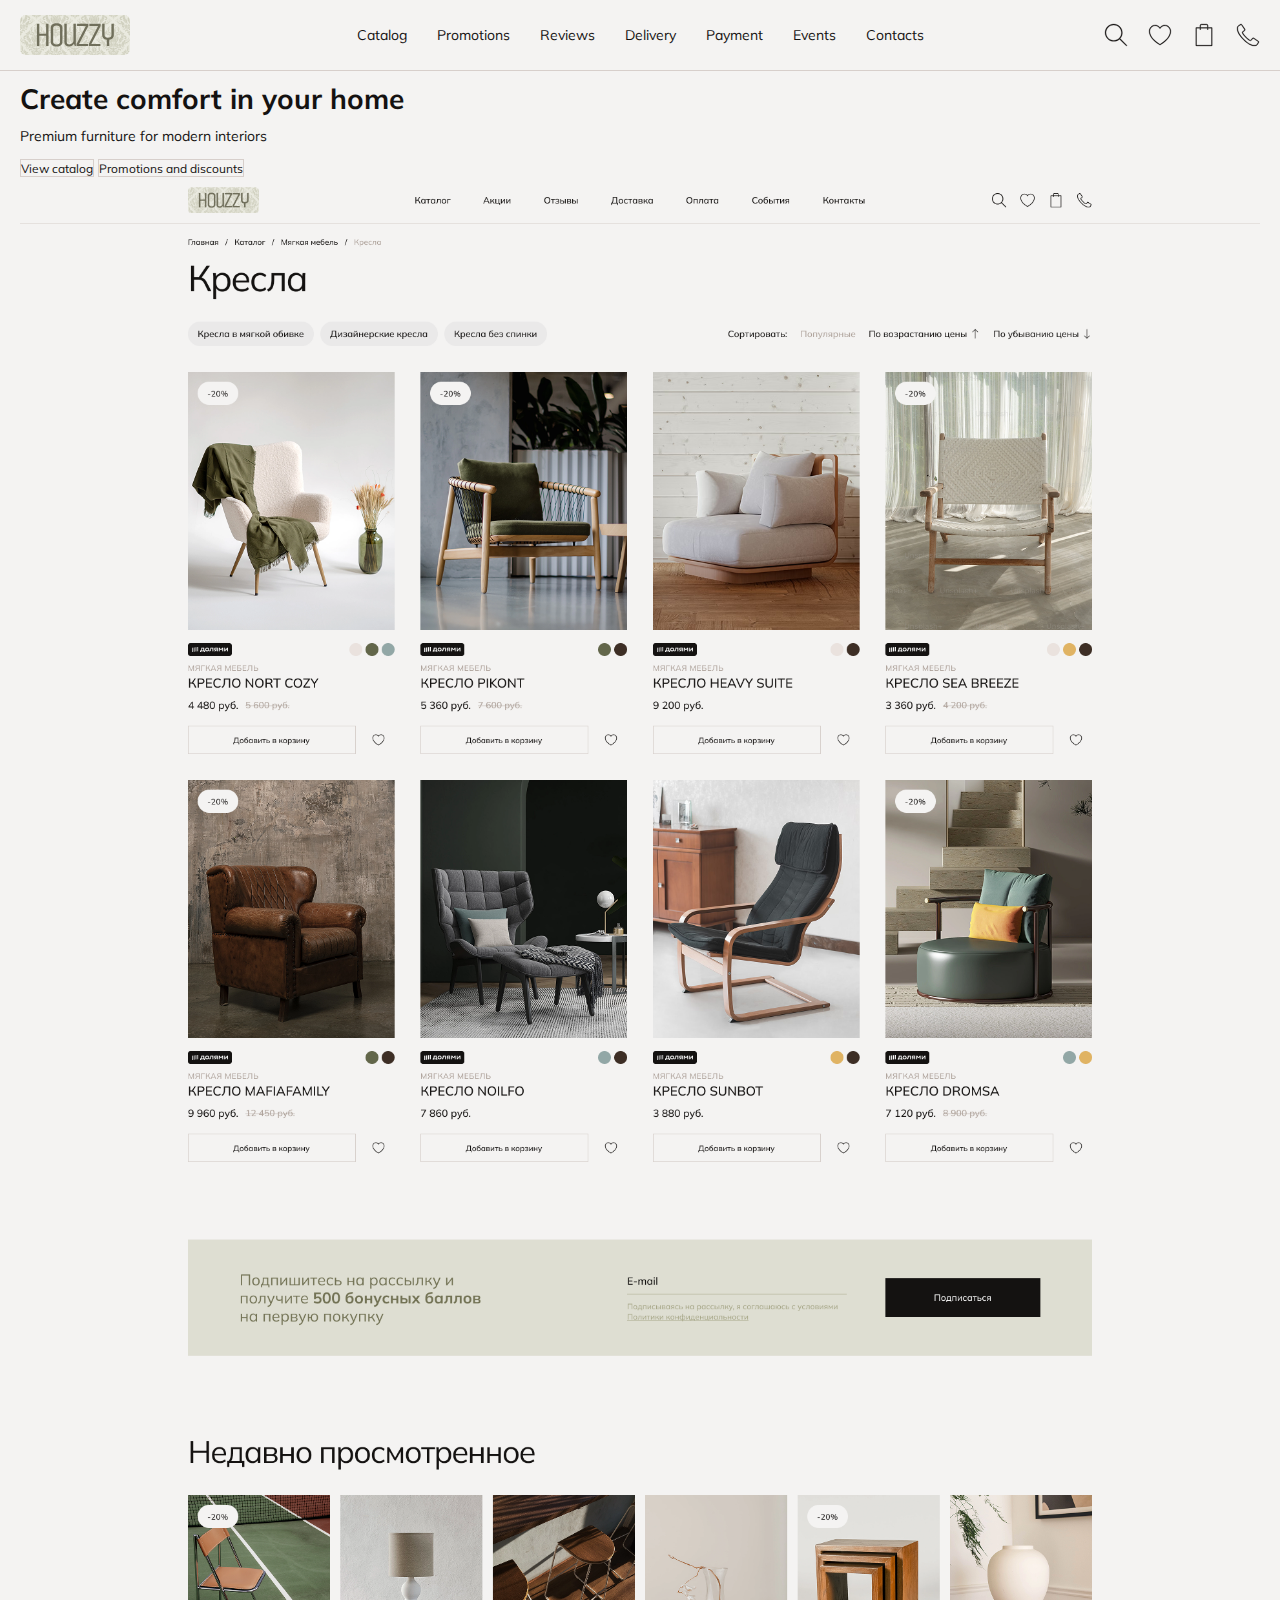
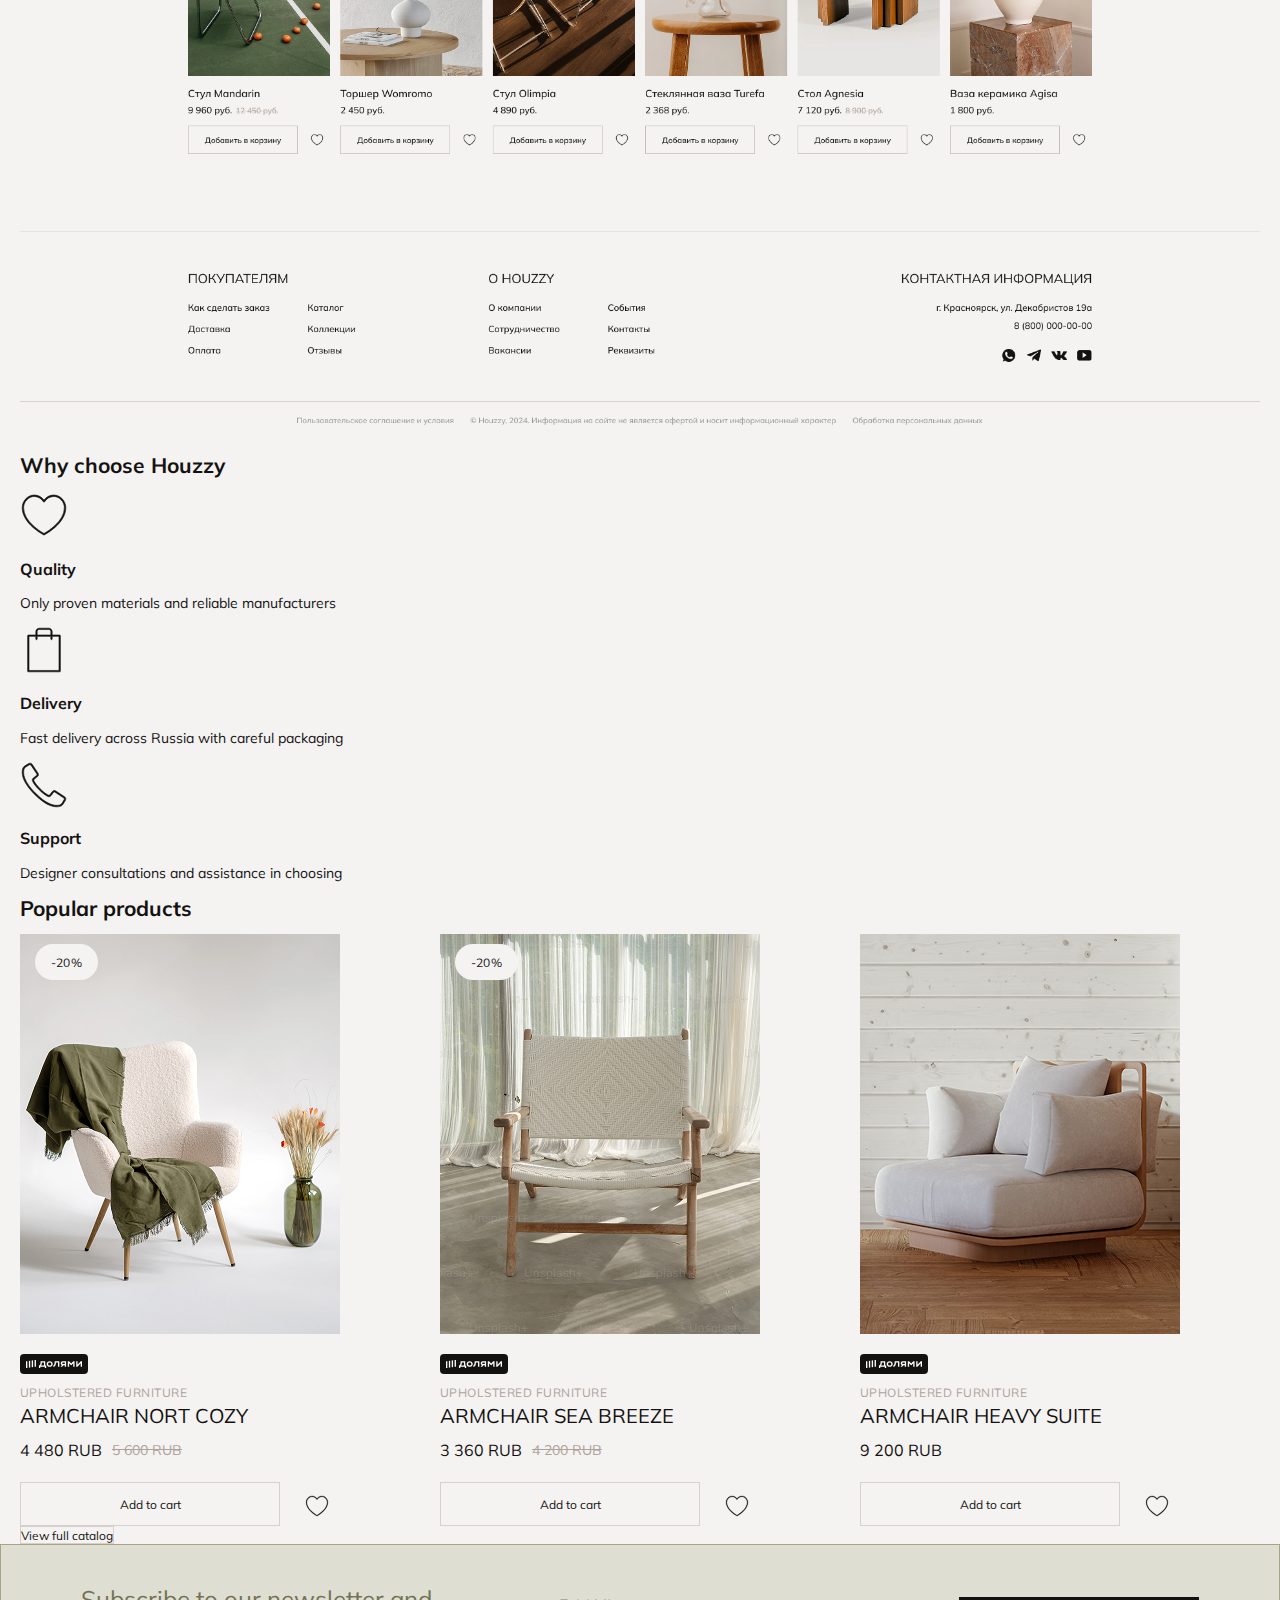
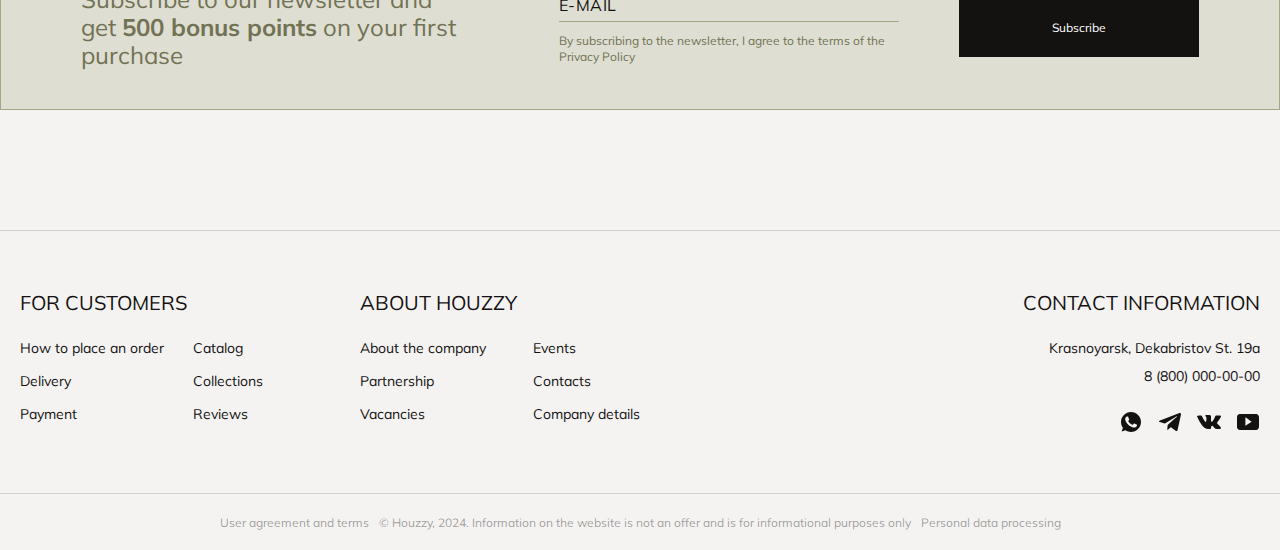
<file: index.html>
<!DOCTYPE html>
<html lang="en">

<head>
  <meta charset="UTF-8">
  <meta name="viewport" content="width=device-width, initial-scale=1.0">
  <meta http-equiv="X-UA-Compatible" content="ie=edge">
  <link rel="stylesheet" href="css/style.css">
  <title>Houzzy - Furniture E-commerce Store</title>
</head>

<body>
  <header class="header">
    <div class="container">
      <div class="header__content">
        <a class="header__logo-link" href="index.html" aria-label="Link to homepage">
          <svg class="header__logo-icon" width="110" height="40" aria-hidden="true">
            <use xlink:href="images/sprite.svg#logo-houzzy"></use>
          </svg>
        </a>
        <nav class="main-nav">
          <ul class="main-nav__list">
            <li class="main-nav__item">
              <a class="main-nav__link" href="catalog.html">Catalog</a>
            </li>
            <li class="main-nav__item"><a class="main-nav__link" href="#">Promotions</a>
            </li>
            <li class="main-nav__item">
              <a class="main-nav__link" href="#">Reviews</a>
            </li>
            <li class="main-nav__item">
              <a class="main-nav__link" href="#">Delivery</a>
            </li>
            <li class="main-nav__item">
              <a class="main-nav__link" href="#">Payment</a>
            </li>
            <li class="main-nav__item">
              <a class="main-nav__link" href="#">Events</a>
            </li>
            <li class="main-nav__item">
              <a class="main-nav__link" href="#">Contacts</a>
            </li>
          </ul>
        </nav>
        <div class="header__user-list">
          <a class="header__user-link" href="#" aria-label="Link to search">
            <svg class="header__user-icon" width="24" height="24" aria-hidden="true">
              <use xlink:href="images/sprite.svg#icon-search"></use>
            </svg>
          </a>
          <a class="header__user-link" href="#" aria-label="Link to Favorites">
            <svg class="header__user-icon" width="24" height="24" aria-hidden="true">
              <use xlink:href="images/sprite.svg#icon-heart"></use>
            </svg>
          </a>
          <a class="header__user-link" href="#" aria-label="Link to Cart">
            <svg class="header__user-icon" width="24" height="24" aria-hidden="true">
              <use xlink:href="images/sprite.svg#icon-bag"></use>
            </svg>
          </a>
          <a class="header__user-link" href="tel:88000000000" aria-label="Link to phone number">
            <svg class="header__user-icon" width="24" height="24" aria-hidden="true">
              <use xlink:href="images/sprite.svg#icon-phone"></use>
            </svg>
          </a>
        </div>
        <button class="header__burger" type="button" aria-label="Open mobile menu">
          <svg class="header__burger-icon" width="32" height="32" aria-hidden="true">
            <use xlink:href="images/sprite.svg#icon-burger"></use>
          </svg>
        </button>
      </div>
    </div>
  </header>
  
  <main>
    <!-- Hero Section -->
    <section class="hero">
      <div class="container">
        <div class="hero__content">
          <h1 class="hero__title">Create comfort in your home</h1>
          <p class="hero__subtitle">Premium furniture for modern interiors</p>
          <div class="hero__actions">
            <a href="catalog.html" class="btn btn--primary">View catalog</a>
            <a href="#" class="btn btn--secondary">Promotions and discounts</a>
          </div>
        </div>
        <div class="hero__image">
          <img src="images/Desktop - 1920 (1).png" alt="Houzzy furniture" class="hero__img">
        </div>
      </div>
    </section>

    <!-- Features Section -->
    <section class="features">
      <div class="container">
        <h2 class="features__title">Why choose Houzzy</h2>
        <div class="features__grid">
          <div class="feature-card">
            <div class="feature-card__icon">
              <svg width="48" height="48" aria-hidden="true">
                <use xlink:href="images/sprite.svg#icon-heart"></use>
              </svg>
            </div>
            <h3 class="feature-card__title">Quality</h3>
            <p class="feature-card__text">Only proven materials and reliable manufacturers</p>
          </div>
          <div class="feature-card">
            <div class="feature-card__icon">
              <svg width="48" height="48" aria-hidden="true">
                <use xlink:href="images/sprite.svg#icon-bag"></use>
              </svg>
            </div>
            <h3 class="feature-card__title">Delivery</h3>
            <p class="feature-card__text">Fast delivery across Russia with careful packaging</p>
          </div>
          <div class="feature-card">
            <div class="feature-card__icon">
              <svg width="48" height="48" aria-hidden="true">
                <use xlink:href="images/sprite.svg#icon-phone"></use>
              </svg>
            </div>
            <h3 class="feature-card__title">Support</h3>
            <p class="feature-card__text">Designer consultations and assistance in choosing</p>
          </div>
        </div>
      </div>
    </section>

    <!-- Popular Products Preview -->
    <section class="popular-products">
      <div class="container">
        <h2 class="popular-products__title">Popular products</h2>
        <div class="products__list">
          <div class="products__item">
            <div class="product-card">
              <a class="product-card__link-img" href="catalog.html" aria-label="Link to product card">
                <span class="product-card__discount">-20%</span>
                <picture class="product-card__picture">
                  <source media="(max-width: 768px)"
                    srcset="images/catalog/nort-cozy-mobile.png 1x, images/catalog/nort-cozy-mobile@2x.png 2x">
                  <source media="(max-width: 1024px)"
                    srcset="images/catalog/nort-cozy-tablet.png 1x, images/catalog/nort-cozy-tablet@2x.png 2x">
                  <img class="product-card__img" src="images/catalog/nort-cozy-desktop.png"
                    srcset="images/catalog/nort-cozy-desktop@2x.png 2x" width="320" height="400" alt="Armchair">
                </picture>
                <span class="product-card__details">Details</span>
              </a>
              <div class="product-card__info">
                <div class="product-card__brand">
                  <span class="product-card__brand-name">
                    <svg class="product-card__brand-icon" width="56" height="8" aria-hidden="true">
                      <use xlink:href="images/sprite.svg#icon-brand"></use>
                    </svg>
                  </span>
                </div>
                <p class="product-card__category">Upholstered Furniture</p>
                <a class="product-card__title" href="catalog.html" aria-label="Link">Armchair Nort Cozy</a>
                <div class="product-card__price">
                  <span class="product-card__price-current">4&nbsp;480&nbsp;RUB</span>
                  <span class="product-card__price-old">5&nbsp;600&nbsp;RUB</span>
                </div>
                <div class="product-card__favorite">
                  <button class="btn" type="button" aria-label="Add to cart">Add to cart</button>
                  <button class="btn btn--like" type="button" aria-label="Add to favorites">
                    <svg class="product-card__user-icon" width="24" height="24" aria-hidden="true">
                      <use xlink:href="images/sprite.svg#icon-heart"></use>
                    </svg>
                  </button>
                </div>
              </div>
            </div>
          </div>
          <div class="products__item">
            <div class="product-card">
              <a class="product-card__link-img" href="catalog.html" aria-label="Link to product card">
                <span class="product-card__discount">-20%</span>
                <picture class="product-card__picture">
                  <source media="(max-width: 768px)"
                    srcset="images/catalog/sea-breeze-mobile.png 1x, images/catalog/sea-breeze-mobile@2x.png 2x">
                  <source media="(max-width: 1024px)"
                    srcset="images/catalog/sea-breeze-tablet.png 1x, images/catalog/sea-breeze-tablet@2x.png 2x">
                  <img class="product-card__img" src="images/catalog/sea-breeze-desktop.png"
                    srcset="images/catalog/sea-breeze-desktop@2x.png 2x" width="320" height="400" alt="Armchair">
                </picture>
                <span class="product-card__details">Details</span>
              </a>
              <div class="product-card__info">
                <div class="product-card__brand">
                  <span class="product-card__brand-name">
                    <svg class="product-card__brand-icon" width="56" height="8" aria-hidden="true">
                      <use xlink:href="images/sprite.svg#icon-brand"></use>
                    </svg>
                  </span>
                </div>
                <p class="product-card__category">Upholstered Furniture</p>
                <a class="product-card__title" href="catalog.html" aria-label="Link">Armchair Sea Breeze</a>
                <div class="product-card__price">
                  <span class="product-card__price-current">3&nbsp;360&nbsp;RUB</span>
                  <span class="product-card__price-old">4&nbsp;200&nbsp;RUB</span>
                </div>
                <div class="product-card__favorite">
                  <button class="btn" type="button" aria-label="Add to cart">Add to cart</button>
                  <button class="btn btn--like" type="button" aria-label="Add to favorites">
                    <svg class="product-card__user-icon" width="24" height="24" aria-hidden="true">
                      <use xlink:href="images/sprite.svg#icon-heart"></use>
                    </svg>
                  </button>
                </div>
              </div>
            </div>
          </div>
          <div class="products__item">
            <div class="product-card">
              <a class="product-card__link-img" href="catalog.html" aria-label="Link to product card">
                <picture class="product-card__picture">
                  <source media="(max-width: 768px)"
                    srcset="images/catalog/heavy-suite-mobile.png 1x, images/catalog/heavy-suite-mobile@2x.png 2x">
                  <source media="(max-width: 1024px)"
                    srcset="images/catalog/heavy-suite-tablet.png 1x, images/catalog/heavy-suite-tablet@2x.png 2x">
                  <img class="product-card__img" src="images/catalog/heavy-suite-desktop.png"
                    srcset="images/catalog/heavy-suite-desktop@2x.png 2x" width="320" height="400" alt="Armchair">
                </picture>
                <span class="product-card__details">Details</span>
              </a>
              <div class="product-card__info">
                <div class="product-card__brand">
                  <span class="product-card__brand-name">
                    <svg class="product-card__brand-icon" width="56" height="8" aria-hidden="true">
                      <use xlink:href="images/sprite.svg#icon-brand"></use>
                    </svg>
                  </span>
                </div>
                <p class="product-card__category">Upholstered Furniture</p>
                <a class="product-card__title" href="catalog.html" aria-label="Link">Armchair Heavy Suite</a>
                <div class="product-card__price">
                  <span class="product-card__price-current">9&nbsp;200&nbsp;RUB</span>
                </div>
                <div class="product-card__favorite">
                  <button class="btn" type="button" aria-label="Add to cart">Add to cart</button>
                  <button class="btn btn--like" type="button" aria-label="Add to favorites">
                    <svg class="product-card__user-icon" width="24" height="24" aria-hidden="true">
                      <use xlink:href="images/sprite.svg#icon-heart"></use>
                    </svg>
                  </button>
                </div>
              </div>
            </div>
          </div>
        </div>
        <div class="popular-products__actions">
          <a href="catalog.html" class="btn btn--primary">View full catalog</a>
        </div>
      </div>
    </section>

    <!-- Subscribe Section -->
    <section class="subscribe">
      <div class="container">
        <div class="subscribe__wrapper">
          <h2 class="subscribe__title">Subscribe to our newsletter and get <b>500 bonus points</b> on your first purchase
          </h2>
          <div class="subscribe__form-wrapper">
            <form class="subscribe__form" action="https://echo.htmlacademy.ru" method="post">
              <input class="subscribe__input" type="email" name="email" placeholder="E-mail" required>
              <span class="subscribe__text">By subscribing to the newsletter, I agree to the terms of the Privacy Policy</span>
                <span class="error-message visually-hidden" id="email-error">Invalid email</span>
            </form>
            <button class="btn btn--black" type="submit" aria-label="Subscribe">Subscribe</button>
          </div>
        </div>
      </div>
    </section>
  </main>

  <footer class="footer">
    <div class="container">
      <div class="footer__content-block">
        <div class="footer__nav-block">
          <div class="footer__nav">
            <p class="footer__title">For customers</p>
            <ul class="footer__nav-list">
              <li class="footer__nav-item">
                <a class="footer__nav-link" href="#">How to place an order</a>
              </li>
              <li class="footer__nav-item">
                <a class="footer__nav-link" href="#">Delivery</a>
              </li>
              <li class="footer__nav-item">
                <a class="footer__nav-link" href="#">Payment</a>
              </li>
              <li class="footer__nav-item">
                <a class="footer__nav-link" href="catalog.html">Catalog</a>
              </li>
              <li class="footer__nav-item">
                <a class="footer__nav-link" href="#">Collections</a>
              </li>
              <li class="footer__nav-item">
                <a class="footer__nav-link" href="#">Reviews</a>
              </li>
            </ul>
          </div>
          <div class="footer__nav">
            <p class="footer__title">About Houzzy</p>
            <ul class="footer__nav-list">
              <li class="footer__nav-item">
                <a class="footer__nav-link" href="#">About the company</a>
              </li>
              <li class="footer__nav-item">
                <a class="footer__nav-link" href="#">Partnership</a>
              </li>
              <li class="footer__nav-item">
                <a class="footer__nav-link" href="#">Vacancies</a>
              </li>
              <li class="footer__nav-item">
                <a class="footer__nav-link" href="#">Events</a>
              </li>
              <li class="footer__nav-item">
                <a class="footer__nav-link" href="#">Contacts</a>
              </li>
              <li class="footer__nav-item">
                <a class="footer__nav-link" href="#">Company details</a>
              </li>
            </ul>
          </div>
        </div>
        <div class="footer__contacts">
          <p class="footer__title">Contact information</p>
          <div class="footer__address">
            <span class="footer__text">Krasnoyarsk, Dekabristov St. 19a</span>
            <a class="footer__link" href="tel:88000000000">8 (800) 000-00-00</a>
          </div>
          <ul class="social">
            <li class="social__item">
              <a class="social__link" href="#" aria-label="Link to WhatsApp">
                <svg class="social__link-icon" width="24" height="24" aria-hidden="true">
                  <use xlink:href="images/sprite.svg#icon-wa"></use>
                </svg>
              </a>
            </li>
            <li class="social__item">
              <a class="social__link" href="#" aria-label="Link to Telegram">
                <svg class="social__link-icon" width="24" height="24" aria-hidden="true">
                  <use xlink:href="images/sprite.svg#icon-tg"></use>
                </svg>
              </a>
            </li>
            <li class="social__item">
              <a class="social__link" href="#" aria-label="Link to VK">
                <svg class="social__link-icon" width="24" height="24" aria-hidden="true">
                  <use xlink:href="images/sprite.svg#icon-vk"></use>
                </svg>
              </a>
            </li>
            <li class="social__item">
              <a class="social__link" href="#" aria-label="Link to YouTube">
                <svg class="social__link-icon" width="24" height="24" aria-hidden="true">
                  <use xlink:href="images/sprite.svg#icon-yt"></use>
                </svg>
              </a>
            </li>
          </ul>
        </div>
      </div>
      <div class="footer__legal-block">
        <div class="footer__legal-inner">
          <a class="footer__legal-link" href="#">User agreement and&nbsp;terms</a>
          <p class="footer__legal-text">&copy;&nbsp;Houzzy, 2024. Information on&nbsp;the website is not&nbsp;an offer
            and&nbsp;is for informational purposes only</p>
          <a class="footer__legal-link" href="#">Personal data processing</a>
        </div>
      </div>
    </div>
  </footer>
</body>

</html>
</file>
<file: css/style.css>
/* Global */
/* ------------------------------------ */
/*! normalize.css v8.0.1 | MIT License | github.com/necolas/normalize.css */
/* Document
  ========================================================================== */
/**
 * 1. Correct the line height in all browsers.
 * 2. Prevent adjustments of font size after orientation changes in iOS.
 */
html {
  line-height: 1.15; /* 1 */
  -webkit-text-size-adjust: 100%; /* 2 */
  text-size-adjust: 100%; /* 2 */
}

/* Sections
  ========================================================================== */
/**
* Remove the margin in all browsers.
*/
body {
  margin: 0;
}

/**
* Render the `main` element consistently in IE.
*/
main {
  display: block;
}

/**
* Correct the font size and margin on `h1` elements within `section` and
* `article` contexts in Chrome, Firefox, and Safari.
*/
h1 {
  margin: 0.67em 0;
  font-size: 2em;
}

/* Grouping content
  ========================================================================== */
/**
* 1. Add the correct box sizing in Firefox.
* 2. Show the overflow in Edge and IE.
*/
hr {
  box-sizing: content-box; /* 1 */
  height: 0; /* 1 */
  overflow: visible; /* 2 */
}

/**
* 1. Correct the inheritance and scaling of font size in all browsers.
* 2. Correct the odd `em` font sizing in all browsers.
*/
pre {
  font-size: 1em; /* 2 */
  font-family: monospace, monospace; /* 1 */
}

/* Text-level semantics
  ========================================================================== */
/**
* Remove the gray background on active links in IE 10.
*/
a {
  background-color: transparent;
}

/**
* 1. Remove the bottom border in Chrome 57-
* 2. Add the correct text decoration in Chrome, Edge, IE, Opera, and Safari.
*/
abbr[title] {
  text-decoration: underline; /* 2 */
  -webkit-text-decoration: underline dotted;
          text-decoration: underline dotted; /* 2 */
  border-bottom: none; /* 1 */
}

/**
* Add the correct font weight in Chrome, Edge, and Safari.
*/
b,
strong {
  font-weight: bolder;
}

/**
* 1. Correct the inheritance and scaling of font size in all browsers.
* 2. Correct the odd `em` font sizing in all browsers.
*/
code,
kbd,
samp {
  font-size: 1em; /* 2 */
  font-family: monospace, monospace; /* 1 */
}

/**
* Add the correct font size in all browsers.
*/
small {
  font-size: 80%;
}

/**
* Prevent `sub` and `sup` elements from affecting the line height in
* all browsers.
*/
sub,
sup {
  position: relative;
  font-size: 75%;
  line-height: 0;
  vertical-align: baseline;
}

sub {
  bottom: -0.25em;
}

sup {
  top: -0.5em;
}

/* Embedded content
  ========================================================================== */
/**
* Remove the border on images inside links in IE 10.
*/
img {
  border-style: none;
}

/* Forms
  ========================================================================== */
/**
* 1. Change the font styles in all browsers.
* 2. Remove the margin in Firefox and Safari.
*/
button,
input,
optgroup,
select,
textarea {
  margin: 0; /* 2 */
  font-size: 100%; /* 1 */
  line-height: 1.15; /* 1 */
  font-family: inherit; /* 1 */
}

/**
* Show the overflow in IE.
* 1. Show the overflow in Edge.
*/
button,
input {
  /* 1 */
  overflow: visible;
}

/**
* Remove the inheritance of text transform in Edge, Firefox, and IE.
* 1. Remove the inheritance of text transform in Firefox.
*/
button,
select {
  /* 1 */
  text-transform: none;
}

/**
* Correct the inability to style clickable types in iOS and Safari.
*/
button,
[type=button],
[type=reset],
[type=submit] {
  -webkit-appearance: button;
}

/**
* Remove the inner border and padding in Firefox.
*/
button::-moz-focus-inner,
[type=button]::-moz-focus-inner,
[type=reset]::-moz-focus-inner,
[type=submit]::-moz-focus-inner {
  padding: 0;
  border-style: none;
}

/**
* Restore the focus styles unset by the previous rule.
*/
button:-moz-focusring,
[type=button]:-moz-focusring,
[type=reset]:-moz-focusring,
[type=submit]:-moz-focusring {
  outline: 1px dotted ButtonText;
}

/**
* Correct the padding in Firefox.
*/
fieldset {
  padding: 0.35em 0.75em 0.625em;
}

/**
* 1. Correct the text wrapping in Edge and IE.
* 2. Correct the color inheritance from `fieldset` elements in IE.
* 3. Remove the padding so developers are not caught out when they zero out
*    `fieldset` elements in all browsers.
*/
legend {
  display: table; /* 1 */
  box-sizing: border-box; /* 1 */
  max-width: 100%; /* 1 */
  padding: 0; /* 3 */
  color: inherit; /* 2 */
  white-space: normal; /* 1 */
}

/**
* Add the correct vertical alignment in Chrome, Firefox, and Opera.
*/
progress {
  vertical-align: baseline;
}

/**
* Remove the default vertical scrollbar in IE 10+.
*/
textarea {
  overflow: auto;
}

/**
* 1. Add the correct box sizing in IE 10.
* 2. Remove the padding in IE 10.
*/
[type=checkbox],
[type=radio] {
  box-sizing: border-box; /* 1 */
  padding: 0; /* 2 */
}

/**
* Correct the cursor style of increment and decrement buttons in Chrome.
*/
[type=number]::-webkit-inner-spin-button,
[type=number]::-webkit-outer-spin-button {
  height: auto;
}

/**
* 1. Correct the odd appearance in Chrome and Safari.
* 2. Correct the outline style in Safari.
*/
[type=search] {
  outline-offset: -2px; /* 2 */
  -webkit-appearance: textfield; /* 1 */
}

/**
* Remove the inner padding in Chrome and Safari on macOS.
*/
[type=search]::-webkit-search-decoration {
  -webkit-appearance: none;
}

/**
* 1. Correct the inability to style clickable types in iOS and Safari.
* 2. Change font properties to `inherit` in Safari.
*/
::-webkit-file-upload-button {
  font: inherit; /* 2 */
  -webkit-appearance: button; /* 1 */
}

/* Interactive
  ========================================================================== */
/*
* Add the correct display in Edge, IE 10+, and Firefox.
*/
details {
  display: block;
}

/*
* Add the correct display in all browsers.
*/
summary {
  display: list-item;
}

/* Misc
  ========================================================================== */
/**
* Add the correct display in IE 10+.
*/
template {
  display: none;
}

/**
* Add the correct display in IE 10.
*/
[hidden] {
  display: none;
}

@font-face {
  font-family: "Mulish";
  src: url("../fonts/mulish-regular.woff2") format("woff2"), url("../fonts/mulish-regular.woff") format("woff");
  font-weight: 400;
  font-style: normal;
  font-display: swap;
}
@font-face {
  font-family: "Mulish";
  src: url("../fonts/mulish-regular.woff2") format("woff2"), url("../fonts/mulish-regular.woff") format("woff");
  font-weight: 500;
  font-style: normal;
  font-display: swap;
}
@font-face {
  font-family: "Mulish";
  src: url("../fonts/mulish-bold.woff2") format("woff2"), url("../fonts/mulish-bold.woff") format("woff");
  font-weight: 700;
  font-style: normal;
  font-display: swap;
}
*,
*::after,
*::before {
  box-sizing: border-box;
}

body {
  display: flex;
  flex-direction: column;
  min-height: 100vh;
  margin: 0;
  padding: 0;
  font-size: 14px;
  font-family: "Mulish", "Arial", sans-serif;
  font-style: normal;
  font-weight: 500;
  line-height: 18px;
  color: #141211;
  background-color: #f4f3f2;
}

main {
  flex-grow: 1;
}

img {
  display: block;
  height: auto;
  max-width: 100%;
  -o-object-fit: cover;
     object-fit: cover;
}

a {
  color: #141211;
  text-decoration: none;
}

.container {
  width: 100%;
  max-width: 1440px;
  margin: 0 auto;
  padding: 0 20px;
}
@media (max-width: 1023px) {
  .container {
    padding: 0 30px;
  }
}
@media (max-width: 767px) {
  .container {
    padding: 0 20px;
  }
}

.visually-hidden {
  position: absolute;
  width: 1px;
  height: 1px;
  margin: -1px;
  padding: 0;
  overflow: hidden;
  white-space: nowrap;
  border: 0;
  clip: rect(0 0 0 0);
  -webkit-clip-path: inset(100%);
          clip-path: inset(100%);
}

/* Blocks */
/* ------------------------------------ */
.header {
  position: relative;
  padding: 15px 0;
  border-bottom: 1px solid #d7cfcb;
}
@media (max-width: 1023px) {
  .header {
    padding: 18px 0 17px;
  }
}
@media (max-width: 767px) {
  .header {
    padding: 14px 0 13px;
  }
}
.header__content {
  display: flex;
  justify-content: space-between;
  align-items: center;
  gap: 20px;
}
.header__logo-link {
  display: flex;
  align-items: center;
  margin: 0 50px 0 0;
}
@media (max-width: 1023px) {
  .header__logo-link {
    margin: 0;
  }
}
.header__logo-icon {
  flex-shrink: 0;
  align-self: flex-start;
  width: 110px;
  height: 40px;
  border-radius: 6px;
}
@media (max-width: 1023px) {
  .header__logo-icon {
    width: 100px;
    height: 36px;
  }
}
@media (max-width: 767px) {
  .header__logo-icon {
    width: 90px;
    height: 32px;
  }
}
.header__user-list {
  display: flex;
  flex-shrink: 0;
  flex-wrap: wrap;
  justify-content: flex-end;
  gap: 10px 20px;
  width: 160px;
}
@media (max-width: 1023px) {
  .header__user-list {
    width: 120px;
  }
}
@media (max-width: 767px) {
  .header__user-list {
    gap: 5px 15px;
  }
}
.header__user-link {
  display: flex;
  flex-shrink: 0;
  justify-content: center;
  align-items: center;
  width: 24px;
  height: 24px;
  padding: 0;
  color: #141211;
  background-color: transparent;
  border: none;
  cursor: pointer;
}
@media (max-width: 1023px) {
  .header__user-link {
    width: 20px;
    height: 20px;
  }
}
@media (max-width: 1023px) {
  .header__user-link:last-child {
    display: none;
  }
}
.header__user-link:hover, .header__user-link:focus-visible {
  color: #c8c8b6;
}
.header__user-icon {
  width: 24px;
  height: 24px;
  pointer-events: none;
}
@media (max-width: 1023px) {
  .header__user-icon {
    width: 20px;
    height: 20px;
  }
}
.header__burger {
  position: absolute;
  top: 50%;
  left: 50%;
  display: none;
  width: 32px;
  height: 32px;
  padding: 0;
  background-color: transparent;
  border: none;
  transform: translate3d(-50%, -50%, 0);
}
@media (max-width: 1023px) {
  .header__burger {
    display: block;
  }
}

.footer {
  overflow: hidden;
}
.footer__content-block {
  position: relative;
  display: flex;
  justify-content: space-between;
  gap: 20px;
  padding: 60px 0 56px;
}
@media (max-width: 1023px) {
  .footer__content-block {
    padding: 40px 0 28px;
  }
}
@media (max-width: 767px) {
  .footer__content-block {
    flex-direction: column;
    gap: 30px;
    padding: 29px 0 31px;
  }
}
.footer__content-block::before {
  content: "";
  position: absolute;
  top: 0;
  left: 50%;
  width: 100vw;
  height: 1px;
  background-color: #d7cfcb;
  transform: translateX(-50%);
}
.footer__content-block::after {
  content: "";
  position: absolute;
  bottom: 0;
  left: 50%;
  width: 100vw;
  height: 1px;
  background-color: #d7cfcb;
  transform: translateX(-50%);
}
.footer__nav-block {
  display: flex;
  flex-wrap: wrap;
  gap: 20px 120px;
}
@media (max-width: 1280px) {
  .footer__nav-block {
    gap: 20px;
  }
}
@media (max-width: 1023px) {
  .footer__nav-block {
    gap: 20px 80px;
  }
}
@media (max-width: 767px) {
  .footer__nav-block {
    gap: 20px;
  }
}
.footer__nav {
  width: 345px;
}
@media (max-width: 1280px) {
  .footer__nav {
    width: 320px;
  }
}
@media (max-width: 1023px) {
  .footer__nav {
    width: 160px;
  }
}
@media (max-width: 767px) {
  .footer__nav {
    width: calc(50% - 10px);
  }
}
.footer__nav-list {
  -moz-columns: 2 160px;
       columns: 2 160px;
  -moz-column-gap: 25px;
       column-gap: 25px;
  margin: 0;
  padding: 0;
  list-style: none;
}
@media (max-width: 1280px) {
  .footer__nav-list {
    -moz-columns: 2 140px;
         columns: 2 140px;
  }
}
@media (max-width: 1023px) {
  .footer__nav-list {
    -moz-columns: 1 160px;
         columns: 1 160px;
  }
}
@media (max-width: 767px) {
  .footer__nav-list {
    -moz-columns: 1;
         columns: 1;
  }
}
.footer__nav-item {
  -moz-column-break-inside: avoid;
       break-inside: avoid;
  margin: 0 0 15px;
}
@media (max-width: 1023px) {
  .footer__nav-item {
    margin: 0 0 10px;
  }
}
.footer__nav-link {
  display: block;
  font-size: 14px;
  font-weight: 500;
  line-height: 18px;
}
.footer__nav-link:hover, .footer__nav-link:focus-visible {
  color: #aea29a;
}
.footer__title {
  margin: 0 0 25px;
  font-size: 20px;
  font-weight: 400;
  line-height: 24px;
  text-transform: uppercase;
}
@media (max-width: 1023px) {
  .footer__title {
    margin: 0 0 20px;
    font-size: 18px;
  }
}
@media (max-width: 767px) {
  .footer__title {
    margin: 0 0 10px;
    font-size: 16px;
  }
}
.footer__contacts {
  display: flex;
  flex-direction: column;
  align-items: flex-end;
  max-width: 300px;
  text-align: right;
}
@media (max-width: 767px) {
  .footer__contacts {
    align-items: flex-start;
    text-align: left;
  }
}
.footer__address {
  display: flex;
  flex-direction: column;
  align-items: flex-end;
  gap: 10px;
  margin: 0 0 25px;
}
@media (max-width: 1023px) {
  .footer__address {
    margin: 0 0 20px;
  }
}
@media (max-width: 767px) {
  .footer__address {
    align-items: flex-start;
    text-align: left;
  }
}
.footer__link:hover, .footer__link:focus-visible {
  color: #aea29a;
}
.footer__legal-block {
  padding: 20px 0;
}
@media (max-width: 1023px) {
  .footer__legal-block {
    padding: 15px 0;
  }
}
.footer__legal-inner {
  display: flex;
  flex-wrap: wrap;
  justify-content: center;
  gap: 5px 28px;
}
@media (max-width: 1280px) {
  .footer__legal-inner {
    gap: 5px 10px;
  }
}
@media (max-width: 1023px) {
  .footer__legal-inner {
    flex-direction: column;
    align-items: center;
    gap: 2px;
  }
}
@media (max-width: 767px) {
  .footer__legal-inner {
    gap: 5px;
  }
}
.footer__legal-text {
  max-width: 600px;
  margin: 0;
  font-size: 12px;
  font-weight: 500;
  line-height: 16px;
  color: rgba(20, 18, 17, 0.4);
  text-align: center;
}
@media (max-width: 767px) {
  .footer__legal-text {
    font-size: 10px;
    line-height: 12px;
  }
}
.footer__legal-link {
  max-width: 300px;
  font-size: 12px;
  font-weight: 500;
  line-height: 16px;
  color: rgba(20, 18, 17, 0.4);
  text-align: center;
}
@media (max-width: 1023px) {
  .footer__legal-link {
    max-width: 600px;
  }
}
@media (max-width: 767px) {
  .footer__legal-link {
    font-size: 10px;
    line-height: 12px;
  }
}

.main-nav {
  display: flex;
  flex-wrap: wrap;
  align-items: center;
}
@media (max-width: 1023px) {
  .main-nav {
    display: none;
  }
}
.main-nav__list {
  display: flex;
  flex-wrap: wrap;
  justify-content: center;
  gap: 10px 51px;
  margin: 0;
  padding: 0;
  list-style: none;
}
@media (max-width: 1280px) {
  .main-nav__list {
    gap: 10px 30px;
  }
}
.main-nav__link:hover, .main-nav__link:focus-visible {
  color: #aea29a;
}

.social {
  display: flex;
  flex-wrap: wrap;
  justify-content: flex-end;
  gap: 5px 15px;
  width: 100%;
  max-width: 200px;
  margin: 0;
  padding: 0;
  list-style: none;
}
@media (max-width: 767px) {
  .social {
    justify-content: flex-start;
  }
}
.social__link {
  display: flex;
  justify-content: center;
  align-items: center;
  width: 24px;
  height: 24px;
  color: #141211;
}
@media (max-width: 1023px) {
  .social__link {
    width: 20px;
    height: 20px;
  }
}
.social__link:hover, .social__link:focus-visible {
  color: #c8c8b6;
}
.social__link-icon {
  flex-shrink: 0;
}
@media (max-width: 1023px) {
  .social__link-icon {
    width: 20px;
    height: 20px;
  }
}

.breadcrumbs__list {
  list-style: none;
  margin: 0 0 20px 0;
  padding: 20px 0 0;
  display: flex;
  align-items: center;
  gap: 0 24px;
}
@media (max-width: 1023px) {
  .breadcrumbs__list {
    padding-top: 20px;
  }
}
@media (max-width: 767px) {
  .breadcrumbs__list {
    padding-top: 12px;
    margin-bottom: 22px;
    gap: 15px;
  }
}
.breadcrumbs__link {
  position: relative;
  font-size: 12px;
  line-height: 16px;
  color: #141211;
}
@media (max-width: 767px) {
  .breadcrumbs__link {
    font-size: 10px;
    line-height: 12px;
  }
}
.breadcrumbs__link:disabled {
  color: #aea29a;
}
.breadcrumbs__link:not(span)::after {
  content: "/";
  position: absolute;
  top: 50%;
  right: -11px;
  transform: translate3d(0, -50%, 0);
}

.catalog {
  margin-bottom: 116px;
}
@media (max-width: 1023px) {
  .catalog {
    margin-bottom: 60px;
  }
}
@media (max-width: 767px) {
  .catalog {
    margin-bottom: 50px;
  }
}
.catalog__content {
  display: flex;
  flex-direction: column;
  justify-content: space-between;
  position: relative;
}
.catalog__title {
  font-size: 56px;
  line-height: 56px;
  font-weight: 400;
  margin: 0 0 40px;
  letter-spacing: -0.04em;
}
@media (max-width: 1023px) {
  .catalog__title {
    font-size: 40px;
    line-height: 48px;
    margin-bottom: 30px;
  }
}
@media (max-width: 767px) {
  .catalog__title {
    font-size: 32px;
    line-height: 36px;
    margin-bottom: 18px;
  }
}
.catalog__filter {
  display: flex;
  flex-wrap: wrap;
  justify-content: space-between;
  align-items: center;
  margin-bottom: 40px;
}
@media (max-width: 1330px) {
  .catalog__filter {
    gap: 10px;
    margin-bottom: 28px;
  }
}
@media (max-width: 767px) {
  .catalog__filter {
    display: none;
    position: relative;
    justify-content: flex-end;
  }
}
.catalog__filter-block {
  display: flex;
  flex-wrap: wrap;
  align-items: center;
  gap: 0 10px;
  list-style: none;
  margin: 0;
  padding: 0;
}
@media (max-width: 1023px) {
  .catalog__filter-block {
    gap: 5px;
  }
}
@media (max-width: 767px) {
  .catalog__filter-block {
    display: none;
    position: relative;
  }
}
.catalog__filter-block--sort {
  gap: 20px;
}
@media (max-width: 1440px) {
  .catalog__filter-block--sort {
    gap: 10px;
  }
}
@media (max-width: 1023px) {
  .catalog__filter-block--sort {
    display: none;
  }
}
.catalog__filter-options {
  width: 48px;
  height: 48px;
  background-color: #DEDED2;
  color: #141211;
  border-radius: 50%;
  display: none;
  border: none;
}
@media (max-width: 1023px) {
  .catalog__filter-options {
    display: block;
    position: absolute;
    right: 0;
    top: -5px;
  }
}
@media (max-width: 767px) {
  .catalog__filter-options {
    right: 0;
    top: -65px;
    width: 40px;
    height: 40px;
  }
}
.catalog__filter-list {
  display: flex;
  flex-wrap: wrap;
  align-items: center;
  gap: 20px;
  margin: 0;
  padding: 0;
  list-style: none;
}
@media (max-width: 1440px) {
  .catalog__filter-list {
    gap: 10px;
  }
}
.catalog__filter-title {
  font-size: 14px;
  line-height: 18px;
  font-weight: 500;
  color: #141211;
  margin: 0;
  padding: 0;
}
.catalog__filter-link {
  font-size: 14px;
  line-height: 18px;
  font-weight: 500;
  color: #141211;
  text-decoration: none;
  transition: color 0.3s;
  gap: 0 4px;
}
.catalog__filter-link:hover, .catalog__filter-link:focus-visible {
  color: #DEDED2;
}
.catalog__filter-btn {
  font-size: 14px;
  line-height: 18px;
  font-weight: 500;
  color: #141211;
  background-color: #EAE9E9;
  border-radius: 60px;
  border: none;
  padding: 10px 15px;
  height: 38px;
  cursor: pointer;
}
.catalog__filter-btn:hover, .catalog__filter-btn:focus-visible {
  outline: none;
  background-color: #DEDED2;
}

.products__list {
  margin: 0;
  padding: 0;
  list-style: none;
  display: grid;
  grid-template-columns: repeat(4, 1fr);
  gap: 40px;
}
@media (max-width: 1440px) {
  .products__list {
    gap: 20px;
    grid-template-columns: repeat(auto-fit, minmax(200px, 1fr));
  }
}
@media (max-width: 1023px) {
  .products__list {
    grid-template-columns: repeat(3, 1fr);
    gap: 40px 30px;
  }
}
@media (max-width: 767px) {
  .products__list {
    grid-template-columns: repeat(2, 1fr);
    gap: 15px 10px;
  }
}

.product-card {
  height: 100%;
  display: flex;
  flex-direction: column;
  justify-content: space-between;
  border: none;
  gap: 20px;
}
@media (max-width: 767px) {
  .product-card {
    gap: 10px;
  }
}
.product-card--viewed {
  gap: 25px;
}
@media (max-width: 1023px) {
  .product-card--viewed {
    gap: 14px;
  }
}
@media (max-width: 767px) {
  .product-card--viewed {
    gap: 5px;
  }
}
.product-card--viewed .product-card__title {
  font-size: 16px;
  line-height: 24px;
  margin-bottom: 5px;
  text-transform: none;
}
@media (max-width: 1023px) {
  .product-card--viewed .product-card__title {
    font-size: 14px;
    line-height: 18px;
  }
}
@media (max-width: 767px) {
  .product-card--viewed .product-card__title {
    font-size: 12px;
    line-height: 16px;
  }
}
.product-card--viewed .product-card__price {
  margin-bottom: 15px;
  gap: 5px;
}
@media (max-width: 767px) {
  .product-card--viewed .product-card__price {
    margin-bottom: 12px;
  }
}
@media (max-width: 360px) {
  .product-card--viewed .product-card__price {
    flex-direction: column;
  }
}
.product-card--viewed .product-card__current {
  font-size: 14px;
  line-height: 18px;
}
@media (max-width: 1023px) {
  .product-card--viewed .product-card__current {
    font-size: 12px;
    line-height: 16px;
  }
}
.product-card--viewed .product-card__price-old {
  font-size: 12px;
  line-height: 16px;
}
@media (max-width: 1023px) {
  .product-card--viewed .product-card__price-old {
    font-size: 10px;
    line-height: 14px;
  }
}
.product-card__details {
  font-size: 12px;
  line-height: 16px;
  letter-spacing: 0.04em;
  color: white;
  text-align: center;
  position: absolute;
  top: 50%;
  left: 50%;
  transform: translate(-50%, -50%);
  z-index: 1;
  display: none;
}
.product-card__link-img {
  display: block;
  position: relative;
  overflow: hidden;
  transition: 0.3s;
}
.product-card__link-img:hover, .product-card__link-img:focus-visible {
  outline: none;
  filter: brightness(70%);
}
.product-card__link-img:hover .product-card__details, .product-card__link-img:focus-visible .product-card__details {
  display: block;
}
.product-card__picture {
  flex-shrink: 0;
  overflow: hidden;
}
.product-card__discount {
  position: absolute;
  top: 10px;
  left: 15px;
  width: 63px;
  height: 36px;
  background-color: #f4f3f2;
  border-radius: 60px;
  padding: 10px 15px;
  font-size: 12px;
  font-weight: 500;
  line-height: 16px;
  letter-spacing: 0.04em;
  display: flex;
  justify-content: center;
  align-items: center;
  z-index: 1;
}
@media (max-width: 1023px) {
  .product-card__discount {
    width: 51px;
    height: 28px;
    font-size: 10px;
    line-height: 12px;
    top: 13px;
  }
}
@media (max-width: 767px) {
  .product-card__discount {
    width: 47px;
    height: 22px;
    font-size: 10px;
    line-height: 12px;
  }
}
.product-card__info {
  display: flex;
  flex-direction: column;
  justify-content: start;
  padding-top: 0;
}
.product-card__brand {
  display: flex;
  justify-content: space-between;
  flex-wrap: wrap;
  align-items: center;
  width: 100%;
  margin-bottom: 10px;
}
.product-card__brand-name {
  display: flex;
  justify-content: center;
  align-items: center;
  width: 68px;
  height: 20px;
  padding: 6px;
  margin: 0;
  border-radius: 4px;
  background-color: #141211;
  color: #ffffff;
  cursor: pointer;
}
@media (max-width: 767px) {
  .product-card__brand-name {
    width: 56px;
    height: 18px;
  }
}
.product-card__brand-name:hover, .product-card__brand-name:focus-visible {
  outline: none;
  background-color: #3B332F;
}
.product-card__circles-list {
  display: flex;
  justify-content: center;
  flex-wrap: wrap;
  gap: 5px;
  list-style: none;
  padding: 0;
  margin: 0;
}
.product-card__circle-link {
  width: 20px;
  height: 20px;
  border-radius: 50%;
  cursor: pointer;
  display: flex;
}
@media (max-width: 1023px) {
  .product-card__circle-link {
    width: 16px;
    height: 16px;
  }
}
@media (max-width: 767px) {
  .product-card__circle-link {
    width: 12px;
    height: 12px;
  }
}
.product-card__circle-link:hover, .product-card__circle-link:focus-visible {
  outline: none;
  box-shadow: 2px 5px 5px 0px rgba(0, 0, 0, 0.2);
}
.product-card__circle-link--pink {
  background-color: #EAE2DE;
}
.product-card__circle-link--woodland {
  background-color: #62664A;
}
.product-card__circle-link--submarine {
  background-color: #92A7A6;
}
.product-card__circle-link--sambuca {
  background-color: #3D2E25;
}
.product-card__circle-link--equator {
  background-color: #E0B363;
}
.product-card__category {
  font-weight: 500;
  font-size: 12px;
  line-height: 16px;
  letter-spacing: 0.04em;
  color: #aea29a;
  margin: 0 0 2px;
  text-transform: uppercase;
}
@media (max-width: 1023px) {
  .product-card__category {
    font-size: 10px;
    line-height: 12px;
  }
}
@media (max-width: 767px) {
  .product-card__category {
    font-size: 10px;
    line-height: 12px;
    margin-bottom: 4px;
  }
}
.product-card__title {
  font-weight: 500;
  font-size: 20px;
  line-height: 26px;
  text-transform: uppercase;
  color: #141211;
  margin: 0 0 10px;
  cursor: pointer;
}
.product-card__title:hover, .product-card__title:focus-visible {
  outline: none;
  color: #DEDED2;
}
@media (max-width: 1023px) {
  .product-card__title {
    font-size: 18px;
    line-height: 24px;
  }
}
@media (max-width: 767px) {
  .product-card__title {
    font-size: 14px;
    line-height: 18px;
    margin-bottom: 5px;
  }
}
.product-card__price {
  display: flex;
  justify-content: start;
  align-items: center;
  flex-wrap: wrap;
  margin: 0 0 20px;
  gap: 10px;
}
.product-card__price-current {
  font-weight: 500;
  font-size: 16px;
  line-height: 24px;
  color: #141211;
}
@media (max-width: 1023px) {
  .product-card__price-current {
    font-size: 14px;
    line-height: 18px;
  }
}
@media (max-width: 767px) {
  .product-card__price-current {
    font-size: 12px;
    line-height: 16px;
  }
}
.product-card__price-old {
  font-weight: 500;
  font-size: 14px;
  line-height: 18px;
  text-decoration-line: line-through;
  color: #aea29a;
}
@media (max-width: 1023px) {
  .product-card__price-old {
    font-size: 12px;
    line-height: 16px;
  }
}
@media (max-width: 767px) {
  .product-card__price-old {
    font-size: 10px;
    line-height: 12px;
  }
}
.product-card__favorite {
  display: flex;
  align-items: center;
  width: 100%;
  border: none;
  gap: 25px;
}
@media (max-width: 1023px) {
  .product-card__favorite {
    gap: 15px;
  }
}
.product-card__user-icon {
  width: 24px;
  height: 24px;
  pointer-events: none;
}
@media (max-width: 1023px) {
  .product-card__user-icon {
    width: 20px;
    height: 20px;
  }
}

.btn {
  align-items: center;
  width: 260px;
  height: 44px;
  border: 1px solid #D7CFCB;
  color: #141211;
  font-weight: 500;
  font-size: 12px;
  line-height: 16px;
  background-color: #f4f3f2;
  cursor: pointer;
}
@media (max-width: 1023px) {
  .btn {
    width: 170px;
  }
}
@media (max-width: 767px) {
  .btn {
    width: 100%;
    height: 36px;
    font-size: 10px;
    line-height: 12px;
  }
}
.btn:hover, .btn:focus-visible {
  outline: none;
  background-color: #DEDED2;
}
.btn--like {
  background-color: transparent;
  border: none;
  width: 20px;
  height: 20px;
  padding: 0;
}
@media (max-width: 767px) {
  .btn--like {
    display: none;
  }
}
.btn--like:hover, .btn--like:focus-visible {
  background-color: transparent;
  outline: none;
  color: #DEDED2;
}
.btn--black {
  background-color: #141211;
  color: #FFFFFF;
  cursor: pointer;
  border: none;
  margin-left: auto;
  width: 240px;
  height: 60px;
}
@media (max-width: 1023px) {
  .btn--black {
    margin: 0;
  }
}
@media (max-width: 767px) {
  .btn--black {
    width: 100%;
    height: 52px;
  }
}
.btn--black:hover, .btn--black:focus-visible {
  outline: none;
  border: 1px solid #141211;
  background-color: #DEDED2;
  color: #141211;
}
.btn--viewed {
  width: 170px;
  height: 44px;
}
@media (max-width: 1023px) {
  .btn--viewed {
    width: 140px;
    height: 40px;
  }
}
@media (max-width: 767px) {
  .btn--viewed {
    width: 100%;
    height: 36px;
  }
}

.subscribe {
  border: 1px solid #A6A687;
  background-color: #DEDED2;
  margin-bottom: 120px;
}
@media (max-width: 1023px) {
  .subscribe {
    margin-bottom: 60px;
  }
}
@media (max-width: 767px) {
  .subscribe {
    margin-bottom: 46px;
  }
}
.subscribe__wrapper {
  display: grid;
  grid-template-columns: repeat(2, 1fr);
  gap: 0 40px;
  align-items: center;
  justify-content: space-between;
  padding: 48px 80px;
}
@media (max-width: 1440px) {
  .subscribe__wrapper {
    padding: 40px 60px;
  }
}
@media (max-width: 1023px) {
  .subscribe__wrapper {
    padding: 30px 40px;
    gap: 25px 0;
  }
}
@media (max-width: 767px) {
  .subscribe__wrapper {
    grid-template-columns: 1fr;
    padding: 20px 30px;
    gap: 20px;
  }
}
.subscribe__title {
  margin: 0;
  font-size: 24px;
  line-height: 28px;
  font-weight: 400;
  color: #727254;
  max-width: 390px;
}
@media (max-width: 1023px) {
  .subscribe__title {
    grid-column: 1/span 2;
    font-size: 16px;
    line-height: 24px;
    width: 100%;
    text-align: center;
    text-wrap: nowrap;
  }
}
@media (max-width: 767px) {
  .subscribe__title {
    font-size: 14px;
    line-height: 20px;
    text-wrap: balance;
  }
}
.subscribe__form-wrapper {
  display: flex;
  align-items: center;
  justify-content: space-between;
  gap: 0 60px;
}
@media (max-width: 1023px) {
  .subscribe__form-wrapper {
    grid-column: span 2;
    gap: 48px;
  }
}
@media (max-width: 767px) {
  .subscribe__form-wrapper {
    gap: 20px;
    flex-direction: column;
  }
}
.subscribe__form {
  width: 340px;
  display: flex;
  flex-wrap: wrap;
  gap: 10px;
  align-items: center;
  justify-content: space-between;
}
@media (max-width: 767px) {
  .subscribe__form {
    width: 100%;
  }
}
.subscribe__input {
  width: 100%;
  height: 32px;
  border: none;
  border-bottom: 1px solid #A6A687;
  color: #141211;
  background-color: transparent;
  font-size: 12px;
  line-height: 16px;
  font-weight: 500;
  letter-spacing: 0.04em;
  text-transform: uppercase;
  padding: 0;
  margin: 0;
}
@media (max-width: 767px) {
  .subscribe__input {
    height: 28px;
  }
}
.subscribe__input::-moz-placeholder {
  color: #141211;
  font-size: 16px;
  line-height: 22px;
  font-weight: 500;
  background-color: transparent;
}
.subscribe__input::placeholder {
  color: #141211;
  font-size: 16px;
  line-height: 22px;
  font-weight: 500;
  background-color: transparent;
}
.subscribe__input:hover, .subscribe__input:focus-visible {
  border-bottom-color: #c8c8b6;
  outline: none;
  color: #aea29a;
}
.subscribe__input:hover::-moz-placeholder, .subscribe__input:focus-visible::-moz-placeholder {
  color: #aea29a;
}
.subscribe__input:hover::placeholder, .subscribe__input:focus-visible::placeholder {
  color: #aea29a;
}
.subscribe__input:not(:-moz-placeholder-shown) {
  border: none;
  background-color: transparent;
  color: #141211;
  font-size: 16px;
  line-height: 22px;
  font-weight: 500;
}
.subscribe__input:not(:placeholder-shown) {
  border: none;
  background-color: transparent;
  color: #141211;
  font-size: 16px;
  line-height: 22px;
  font-weight: 500;
}
.subscribe__input.error {
  border-bottom-color: #ff3b30;
}
.subscribe__text {
  font-size: 12px;
  line-height: 16px;
  font-weight: 500;
  color: #727254;
}
@media (max-width: 767px) {
  .subscribe__text {
    font-size: 10px;
    line-height: 12px;
  }
}
.subscribe__error-message {
  color: #ff3b30;
  font-size: 12px;
  margin-top: 5px;
  display: none;
}
.subscribe.visible {
  display: block;
}

.viewed-products {
  margin-bottom: 125px;
}
@media (max-width: 1023px) {
  .viewed-products {
    margin-bottom: 60px;
  }
}
@media (max-width: 767px) {
  .viewed-products {
    margin-bottom: 50px;
  }
}
.viewed-products__title {
  margin: 0 0 40px;
  font-weight: 400;
  font-size: 48px;
  line-height: 56px;
  letter-spacing: -0.04em;
}
@media (max-width: 1023px) {
  .viewed-products__title {
    font-size: 36px;
    line-height: 40px;
    margin-bottom: 30px;
  }
}
@media (max-width: 767px) {
  .viewed-products__title {
    font-size: 26px;
    line-height: 32px;
    margin-bottom: 20px;
    text-align: center;
  }
}
.viewed-products__list {
  display: flex;
  flex-wrap: wrap;
  gap: 16px;
  margin: 0;
  padding: 0;
  list-style: none;
}
@media (max-width: 1023px) {
  .viewed-products__list {
    display: grid;
    grid-template-columns: repeat(4, 1fr);
    gap: 26px 8px;
    justify-content: space-between;
  }
}
@media (max-width: 767px) {
  .viewed-products__list {
    display: grid;
    grid-template-columns: repeat(3, 1fr);
    gap: 12px 10px;
    justify-content: center;
  }
}/*# sourceMappingURL=style.css.map */
</file>
